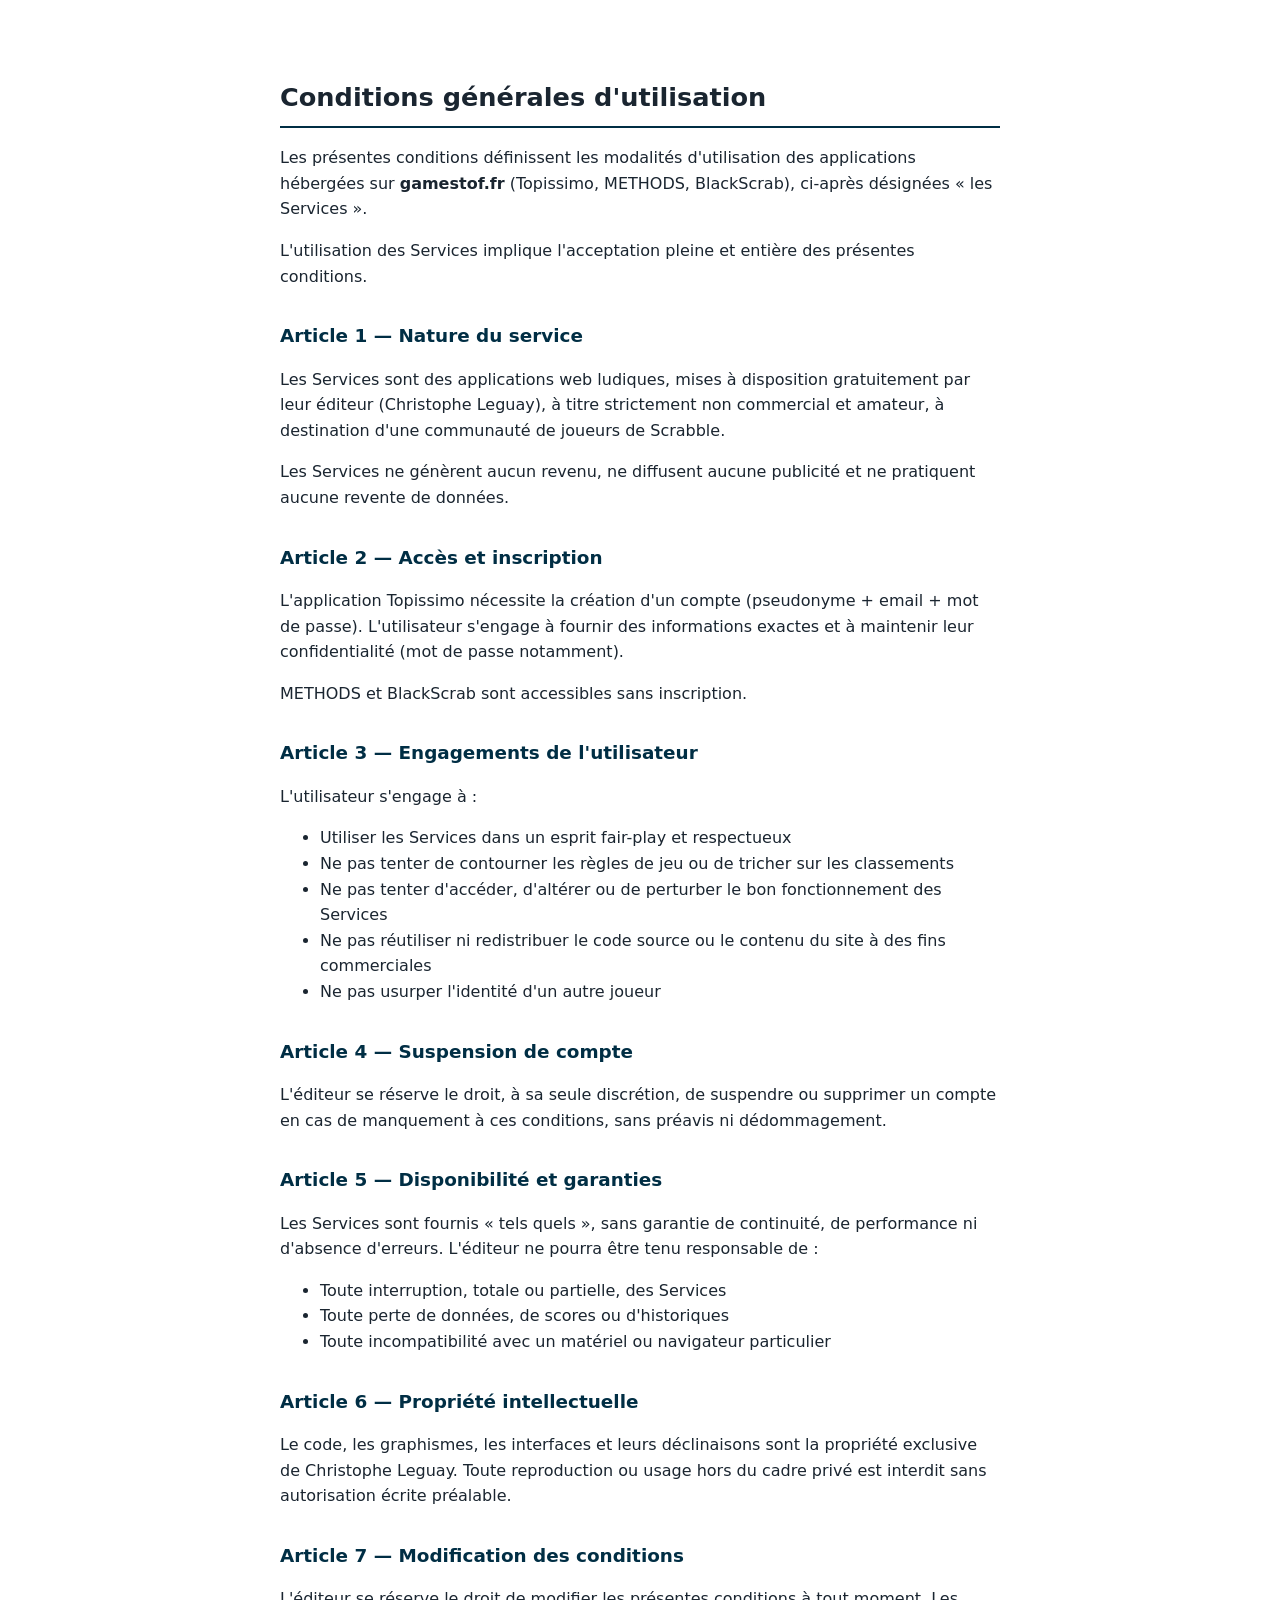
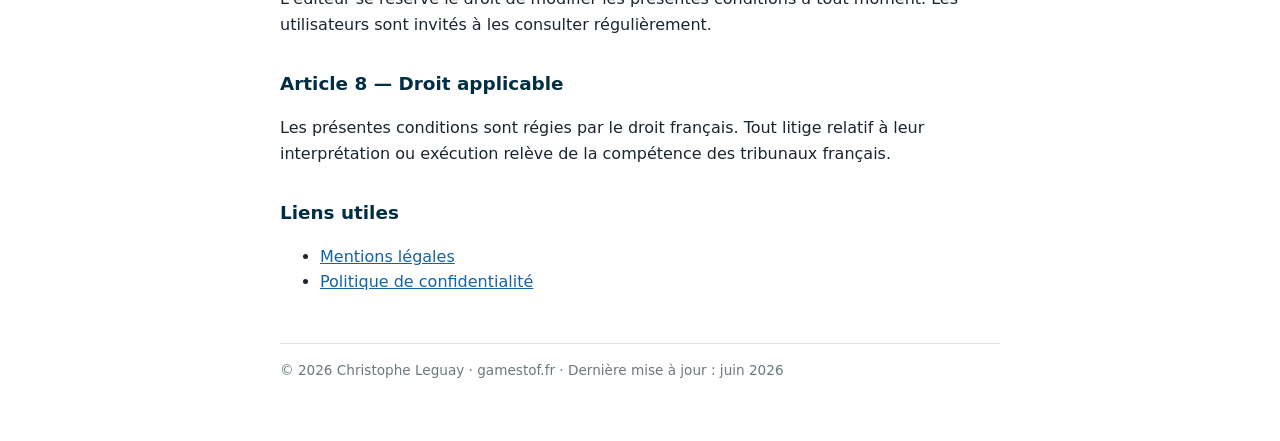
<file: cgu.html>
<!doctype html>
<html lang="fr">
<head>
<meta charset="utf-8">
<meta name="viewport" content="width=device-width, initial-scale=1">
<title>Conditions générales d'utilisation — gamestof.fr</title>
<style>
  body { font-family: -apple-system, BlinkMacSystemFont, "Inter", system-ui, sans-serif; max-width: 720px; margin: 40px auto; padding: 20px; line-height: 1.6; color: #1a2530; }
  h1 { font-size: 1.6rem; border-bottom: 2px solid #002E44; padding-bottom: 8px; }
  h2 { font-size: 1.15rem; margin-top: 32px; color: #002E44; }
  a { color: #1262a8; }
  footer { margin-top: 48px; font-size: .85rem; color: #6a7980; border-top: 1px solid #e0e6eb; padding-top: 16px; }
</style>
</head>
<body>

<h1>Conditions générales d'utilisation</h1>

<p>Les présentes conditions définissent les modalités d'utilisation des
applications hébergées sur <strong>gamestof.fr</strong> (Topissimo,
METHODS, BlackScrab), ci-après désignées « les Services ».</p>
<p>L'utilisation des Services implique l'acceptation pleine et entière
des présentes conditions.</p>

<h2>Article 1 — Nature du service</h2>
<p>Les Services sont des applications web ludiques, mises à disposition
gratuitement par leur éditeur (Christophe Leguay), à titre strictement
non commercial et amateur, à destination d'une communauté de joueurs
de Scrabble.</p>
<p>Les Services ne génèrent aucun revenu, ne diffusent aucune publicité
et ne pratiquent aucune revente de données.</p>

<h2>Article 2 — Accès et inscription</h2>
<p>L'application Topissimo nécessite la création d'un compte (pseudonyme
+ email + mot de passe). L'utilisateur s'engage à fournir des
informations exactes et à maintenir leur confidentialité (mot de passe
notamment).</p>
<p>METHODS et BlackScrab sont accessibles sans inscription.</p>

<h2>Article 3 — Engagements de l'utilisateur</h2>
<p>L'utilisateur s'engage à :</p>
<ul>
  <li>Utiliser les Services dans un esprit fair-play et respectueux</li>
  <li>Ne pas tenter de contourner les règles de jeu ou de tricher sur les classements</li>
  <li>Ne pas tenter d'accéder, d'altérer ou de perturber le bon fonctionnement des Services</li>
  <li>Ne pas réutiliser ni redistribuer le code source ou le contenu du site à des fins commerciales</li>
  <li>Ne pas usurper l'identité d'un autre joueur</li>
</ul>

<h2>Article 4 — Suspension de compte</h2>
<p>L'éditeur se réserve le droit, à sa seule discrétion, de suspendre
ou supprimer un compte en cas de manquement à ces conditions, sans
préavis ni dédommagement.</p>

<h2>Article 5 — Disponibilité et garanties</h2>
<p>Les Services sont fournis « tels quels », sans garantie de continuité,
de performance ni d'absence d'erreurs. L'éditeur ne pourra être tenu
responsable de :</p>
<ul>
  <li>Toute interruption, totale ou partielle, des Services</li>
  <li>Toute perte de données, de scores ou d'historiques</li>
  <li>Toute incompatibilité avec un matériel ou navigateur particulier</li>
</ul>

<h2>Article 6 — Propriété intellectuelle</h2>
<p>Le code, les graphismes, les interfaces et leurs déclinaisons sont la
propriété exclusive de Christophe Leguay. Toute reproduction ou usage
hors du cadre privé est interdit sans autorisation écrite préalable.</p>

<h2>Article 7 — Modification des conditions</h2>
<p>L'éditeur se réserve le droit de modifier les présentes conditions à
tout moment. Les utilisateurs sont invités à les consulter régulièrement.</p>

<h2>Article 8 — Droit applicable</h2>
<p>Les présentes conditions sont régies par le droit français. Tout litige
relatif à leur interprétation ou exécution relève de la compétence des
tribunaux français.</p>

<h2>Liens utiles</h2>
<ul>
  <li><a href="/mentions-legales.html">Mentions légales</a></li>
  <li><a href="/confidentialite.html">Politique de confidentialité</a></li>
</ul>

<footer>
  © 2026 Christophe Leguay · gamestof.fr · Dernière mise à jour : juin 2026
</footer>

</body>
</html>
</file>
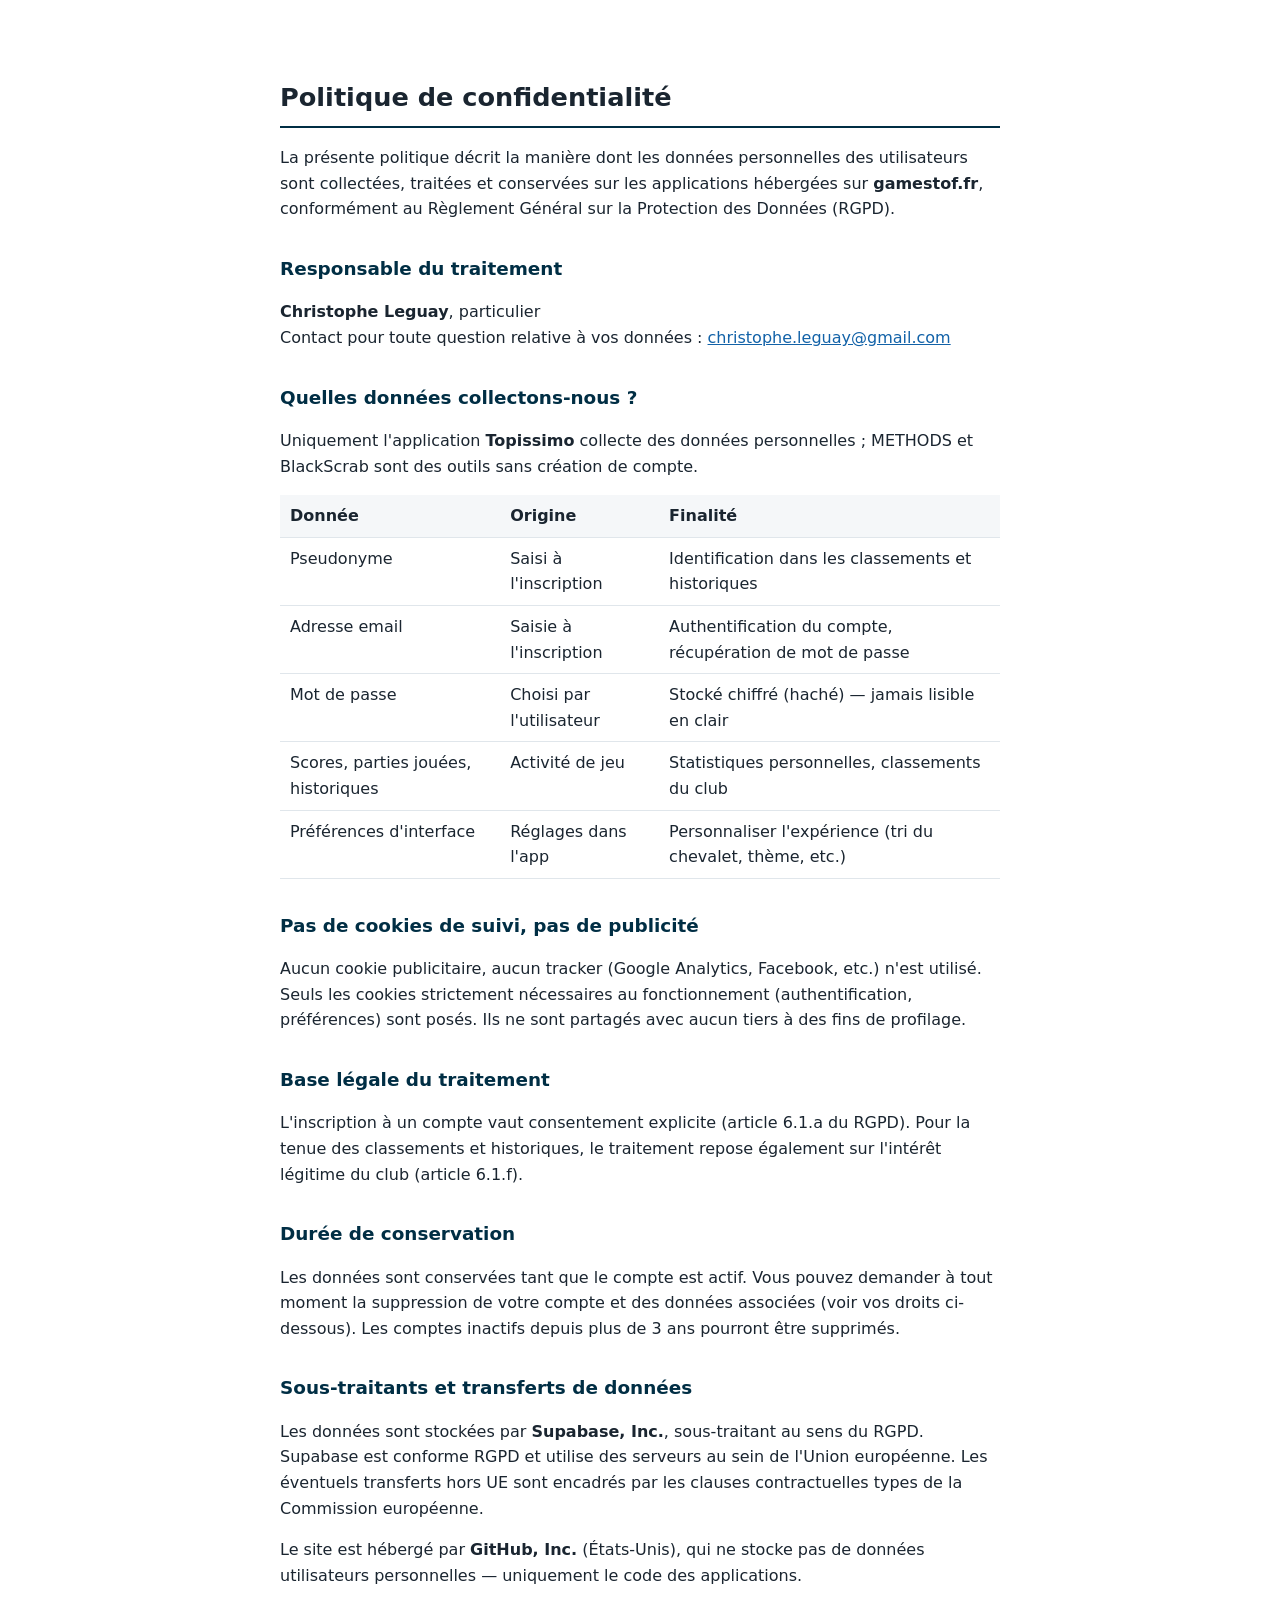
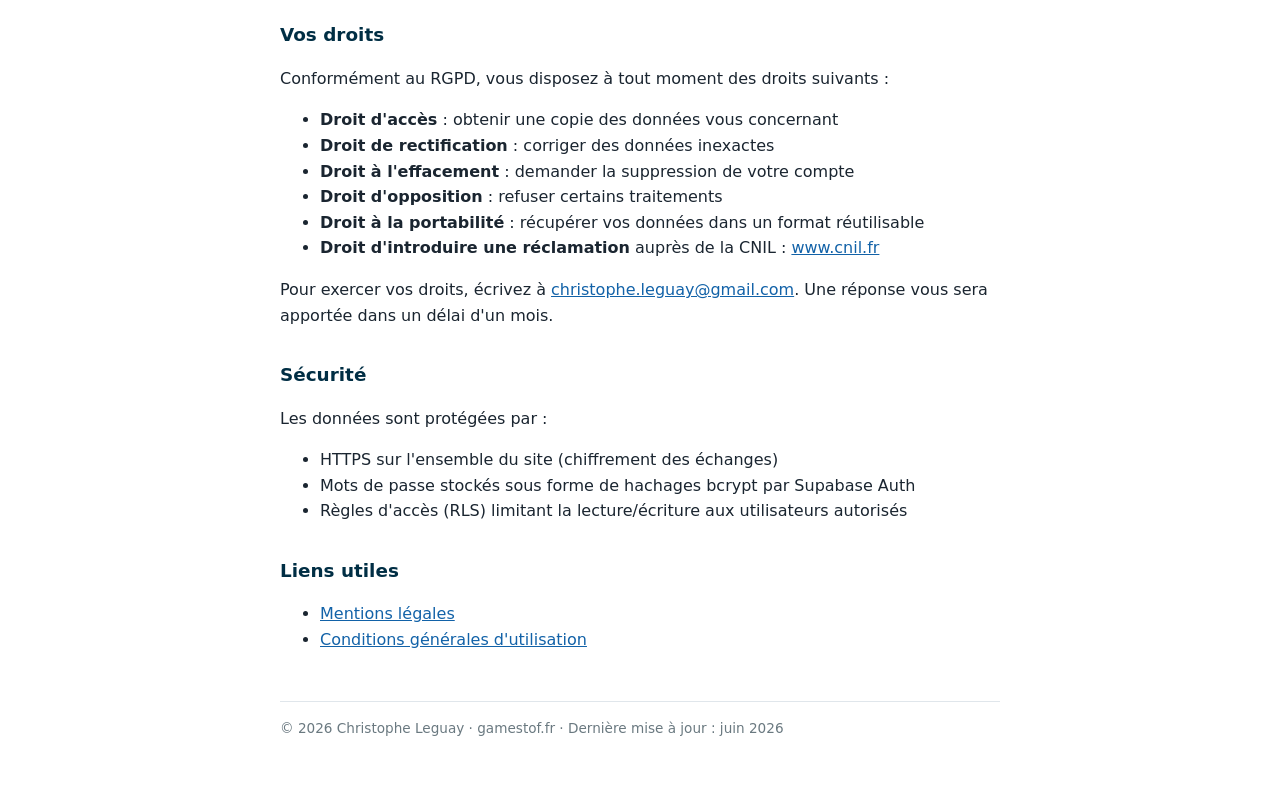
<file: confidentialite.html>
<!doctype html>
<html lang="fr">
<head>
<meta charset="utf-8">
<meta name="viewport" content="width=device-width, initial-scale=1">
<title>Politique de confidentialité — gamestof.fr</title>
<style>
  body { font-family: -apple-system, BlinkMacSystemFont, "Inter", system-ui, sans-serif; max-width: 720px; margin: 40px auto; padding: 20px; line-height: 1.6; color: #1a2530; }
  h1 { font-size: 1.6rem; border-bottom: 2px solid #002E44; padding-bottom: 8px; }
  h2 { font-size: 1.15rem; margin-top: 32px; color: #002E44; }
  a { color: #1262a8; }
  table { border-collapse: collapse; width: 100%; margin: 14px 0; }
  th, td { text-align: left; padding: 8px 10px; border-bottom: 1px solid #e0e6eb; vertical-align: top; }
  th { background: #f5f7f9; }
  footer { margin-top: 48px; font-size: .85rem; color: #6a7980; border-top: 1px solid #e0e6eb; padding-top: 16px; }
</style>
</head>
<body>

<h1>Politique de confidentialité</h1>

<p>La présente politique décrit la manière dont les données personnelles
des utilisateurs sont collectées, traitées et conservées sur les
applications hébergées sur <strong>gamestof.fr</strong>, conformément au
Règlement Général sur la Protection des Données (RGPD).</p>

<h2>Responsable du traitement</h2>
<p>
  <strong>Christophe Leguay</strong>, particulier<br>
  Contact pour toute question relative à vos données :
  <a href="mailto:christophe.leguay@gmail.com">christophe.leguay@gmail.com</a>
</p>

<h2>Quelles données collectons-nous ?</h2>
<p>Uniquement l'application <strong>Topissimo</strong> collecte des données
personnelles ; METHODS et BlackScrab sont des outils sans création de
compte.</p>

<table>
  <tr><th>Donnée</th><th>Origine</th><th>Finalité</th></tr>
  <tr>
    <td>Pseudonyme</td>
    <td>Saisi à l'inscription</td>
    <td>Identification dans les classements et historiques</td>
  </tr>
  <tr>
    <td>Adresse email</td>
    <td>Saisie à l'inscription</td>
    <td>Authentification du compte, récupération de mot de passe</td>
  </tr>
  <tr>
    <td>Mot de passe</td>
    <td>Choisi par l'utilisateur</td>
    <td>Stocké chiffré (haché) — jamais lisible en clair</td>
  </tr>
  <tr>
    <td>Scores, parties jouées, historiques</td>
    <td>Activité de jeu</td>
    <td>Statistiques personnelles, classements du club</td>
  </tr>
  <tr>
    <td>Préférences d'interface</td>
    <td>Réglages dans l'app</td>
    <td>Personnaliser l'expérience (tri du chevalet, thème, etc.)</td>
  </tr>
</table>

<h2>Pas de cookies de suivi, pas de publicité</h2>
<p>Aucun cookie publicitaire, aucun tracker (Google Analytics, Facebook,
etc.) n'est utilisé. Seuls les cookies strictement nécessaires au
fonctionnement (authentification, préférences) sont posés. Ils ne sont
partagés avec aucun tiers à des fins de profilage.</p>

<h2>Base légale du traitement</h2>
<p>L'inscription à un compte vaut consentement explicite (article 6.1.a
du RGPD). Pour la tenue des classements et historiques, le traitement
repose également sur l'intérêt légitime du club (article 6.1.f).</p>

<h2>Durée de conservation</h2>
<p>Les données sont conservées tant que le compte est actif. Vous pouvez
demander à tout moment la suppression de votre compte et des données
associées (voir vos droits ci-dessous). Les comptes inactifs depuis plus
de 3 ans pourront être supprimés.</p>

<h2>Sous-traitants et transferts de données</h2>
<p>Les données sont stockées par <strong>Supabase, Inc.</strong>, sous-traitant
au sens du RGPD. Supabase est conforme RGPD et utilise des serveurs au
sein de l'Union européenne. Les éventuels transferts hors UE sont
encadrés par les clauses contractuelles types de la Commission européenne.</p>
<p>Le site est hébergé par <strong>GitHub, Inc.</strong> (États-Unis),
qui ne stocke pas de données utilisateurs personnelles — uniquement le
code des applications.</p>

<h2>Vos droits</h2>
<p>Conformément au RGPD, vous disposez à tout moment des droits suivants :</p>
<ul>
  <li><strong>Droit d'accès</strong> : obtenir une copie des données vous concernant</li>
  <li><strong>Droit de rectification</strong> : corriger des données inexactes</li>
  <li><strong>Droit à l'effacement</strong> : demander la suppression de votre compte</li>
  <li><strong>Droit d'opposition</strong> : refuser certains traitements</li>
  <li><strong>Droit à la portabilité</strong> : récupérer vos données dans un format réutilisable</li>
  <li><strong>Droit d'introduire une réclamation</strong> auprès de la CNIL : <a href="https://www.cnil.fr" target="_blank" rel="noopener">www.cnil.fr</a></li>
</ul>
<p>Pour exercer vos droits, écrivez à
<a href="mailto:christophe.leguay@gmail.com">christophe.leguay@gmail.com</a>.
Une réponse vous sera apportée dans un délai d'un mois.</p>

<h2>Sécurité</h2>
<p>Les données sont protégées par :
  <ul>
    <li>HTTPS sur l'ensemble du site (chiffrement des échanges)</li>
    <li>Mots de passe stockés sous forme de hachages bcrypt par Supabase Auth</li>
    <li>Règles d'accès (RLS) limitant la lecture/écriture aux utilisateurs autorisés</li>
  </ul>
</p>

<h2>Liens utiles</h2>
<ul>
  <li><a href="/mentions-legales.html">Mentions légales</a></li>
  <li><a href="/cgu.html">Conditions générales d'utilisation</a></li>
</ul>

<footer>
  © 2026 Christophe Leguay · gamestof.fr · Dernière mise à jour : juin 2026
</footer>

</body>
</html>
</file>
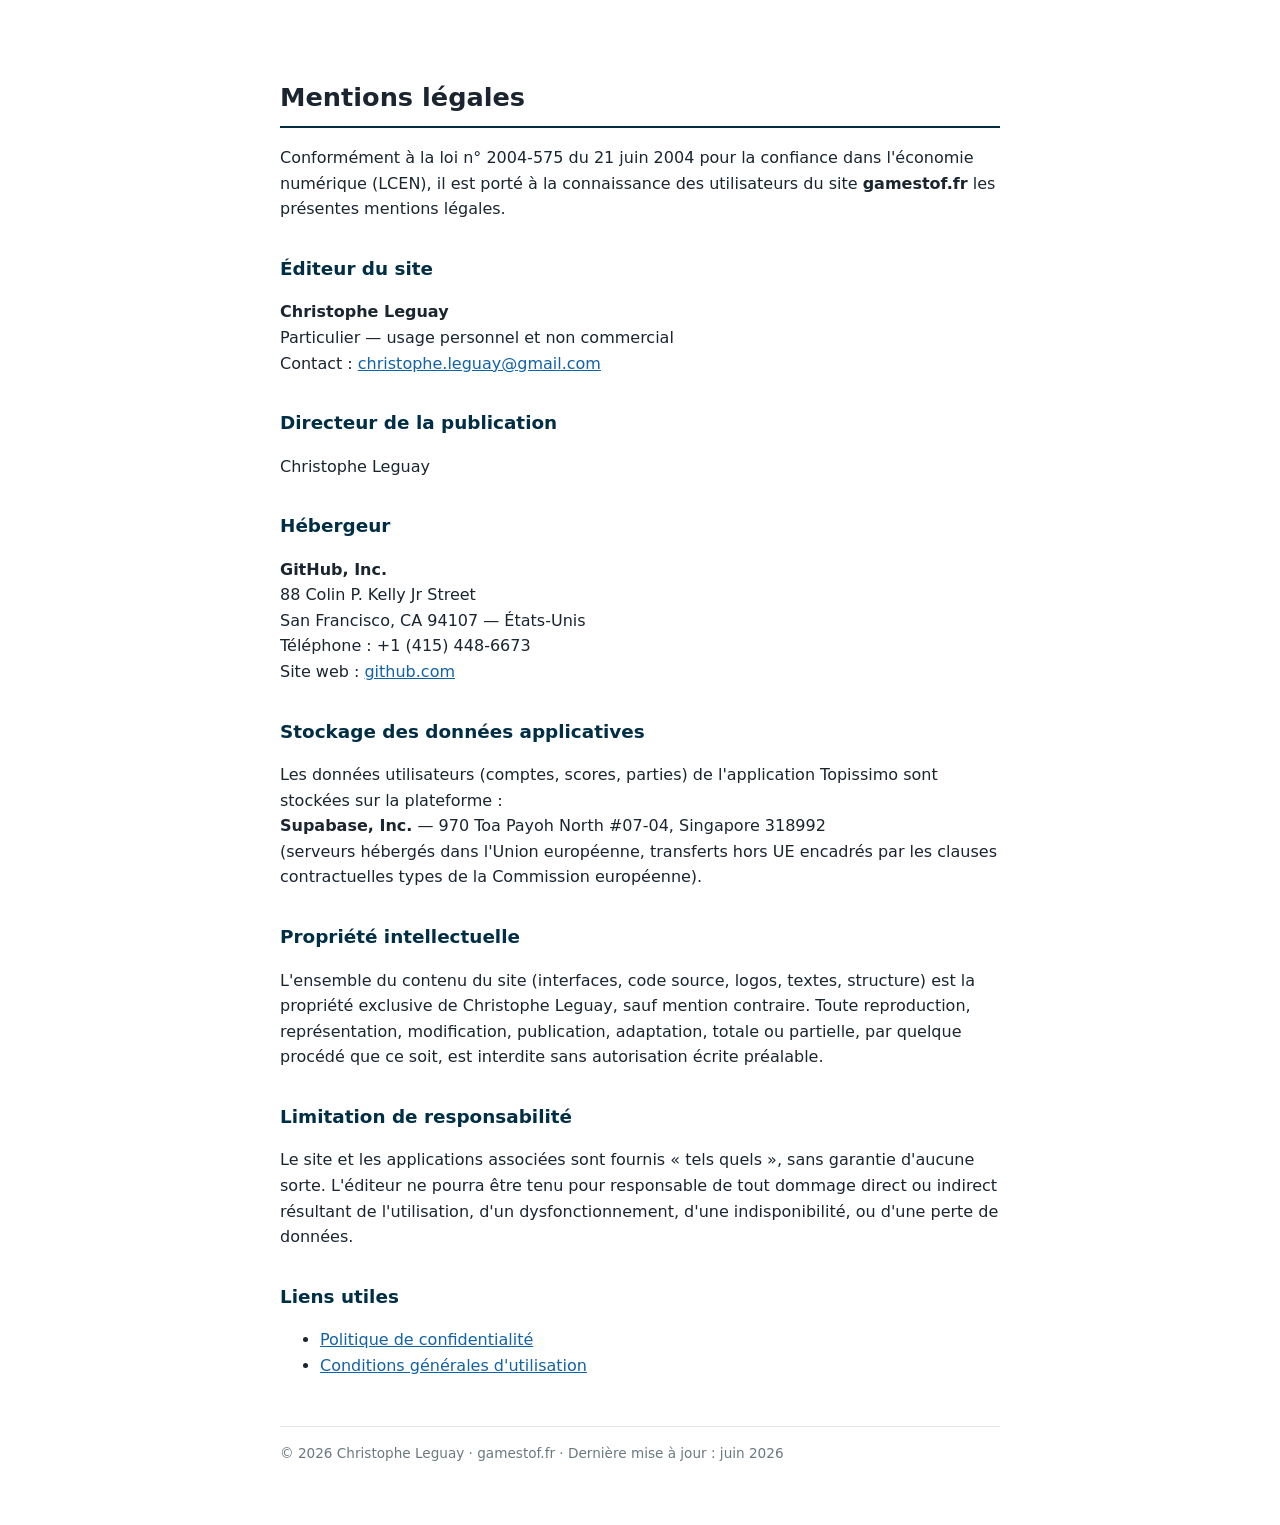
<file: mentions-legales.html>
<!doctype html>
<html lang="fr">
<head>
<meta charset="utf-8">
<meta name="viewport" content="width=device-width, initial-scale=1">
<title>Mentions légales — gamestof.fr</title>
<style>
  body { font-family: -apple-system, BlinkMacSystemFont, "Inter", system-ui, sans-serif; max-width: 720px; margin: 40px auto; padding: 20px; line-height: 1.6; color: #1a2530; }
  h1 { font-size: 1.6rem; border-bottom: 2px solid #002E44; padding-bottom: 8px; }
  h2 { font-size: 1.15rem; margin-top: 32px; color: #002E44; }
  a { color: #1262a8; }
  footer { margin-top: 48px; font-size: .85rem; color: #6a7980; border-top: 1px solid #e0e6eb; padding-top: 16px; }
</style>
</head>
<body>

<h1>Mentions légales</h1>

<p>Conformément à la loi n° 2004-575 du 21 juin 2004 pour la confiance dans
l'économie numérique (LCEN), il est porté à la connaissance des utilisateurs
du site <strong>gamestof.fr</strong> les présentes mentions légales.</p>

<h2>Éditeur du site</h2>
<p>
  <strong>Christophe Leguay</strong><br>
  Particulier — usage personnel et non commercial<br>
  Contact : <a href="mailto:christophe.leguay@gmail.com">christophe.leguay@gmail.com</a>
</p>

<h2>Directeur de la publication</h2>
<p>Christophe Leguay</p>

<h2>Hébergeur</h2>
<p>
  <strong>GitHub, Inc.</strong><br>
  88 Colin P. Kelly Jr Street<br>
  San Francisco, CA 94107 — États-Unis<br>
  Téléphone : +1 (415) 448-6673<br>
  Site web : <a href="https://github.com" target="_blank" rel="noopener">github.com</a>
</p>

<h2>Stockage des données applicatives</h2>
<p>
  Les données utilisateurs (comptes, scores, parties) de l'application
  Topissimo sont stockées sur la plateforme :<br>
  <strong>Supabase, Inc.</strong> — 970 Toa Payoh North #07-04, Singapore 318992
  <br>(serveurs hébergés dans l'Union européenne, transferts hors UE encadrés
  par les clauses contractuelles types de la Commission européenne).
</p>

<h2>Propriété intellectuelle</h2>
<p>
  L'ensemble du contenu du site (interfaces, code source, logos, textes,
  structure) est la propriété exclusive de Christophe Leguay, sauf mention
  contraire. Toute reproduction, représentation, modification, publication,
  adaptation, totale ou partielle, par quelque procédé que ce soit, est
  interdite sans autorisation écrite préalable.
</p>

<h2>Limitation de responsabilité</h2>
<p>
  Le site et les applications associées sont fournis « tels quels », sans
  garantie d'aucune sorte. L'éditeur ne pourra être tenu pour responsable
  de tout dommage direct ou indirect résultant de l'utilisation, d'un
  dysfonctionnement, d'une indisponibilité, ou d'une perte de données.
</p>

<h2>Liens utiles</h2>
<ul>
  <li><a href="/confidentialite.html">Politique de confidentialité</a></li>
  <li><a href="/cgu.html">Conditions générales d'utilisation</a></li>
</ul>

<footer>
  © 2026 Christophe Leguay · gamestof.fr · Dernière mise à jour : juin 2026
</footer>

</body>
</html>
</file>
